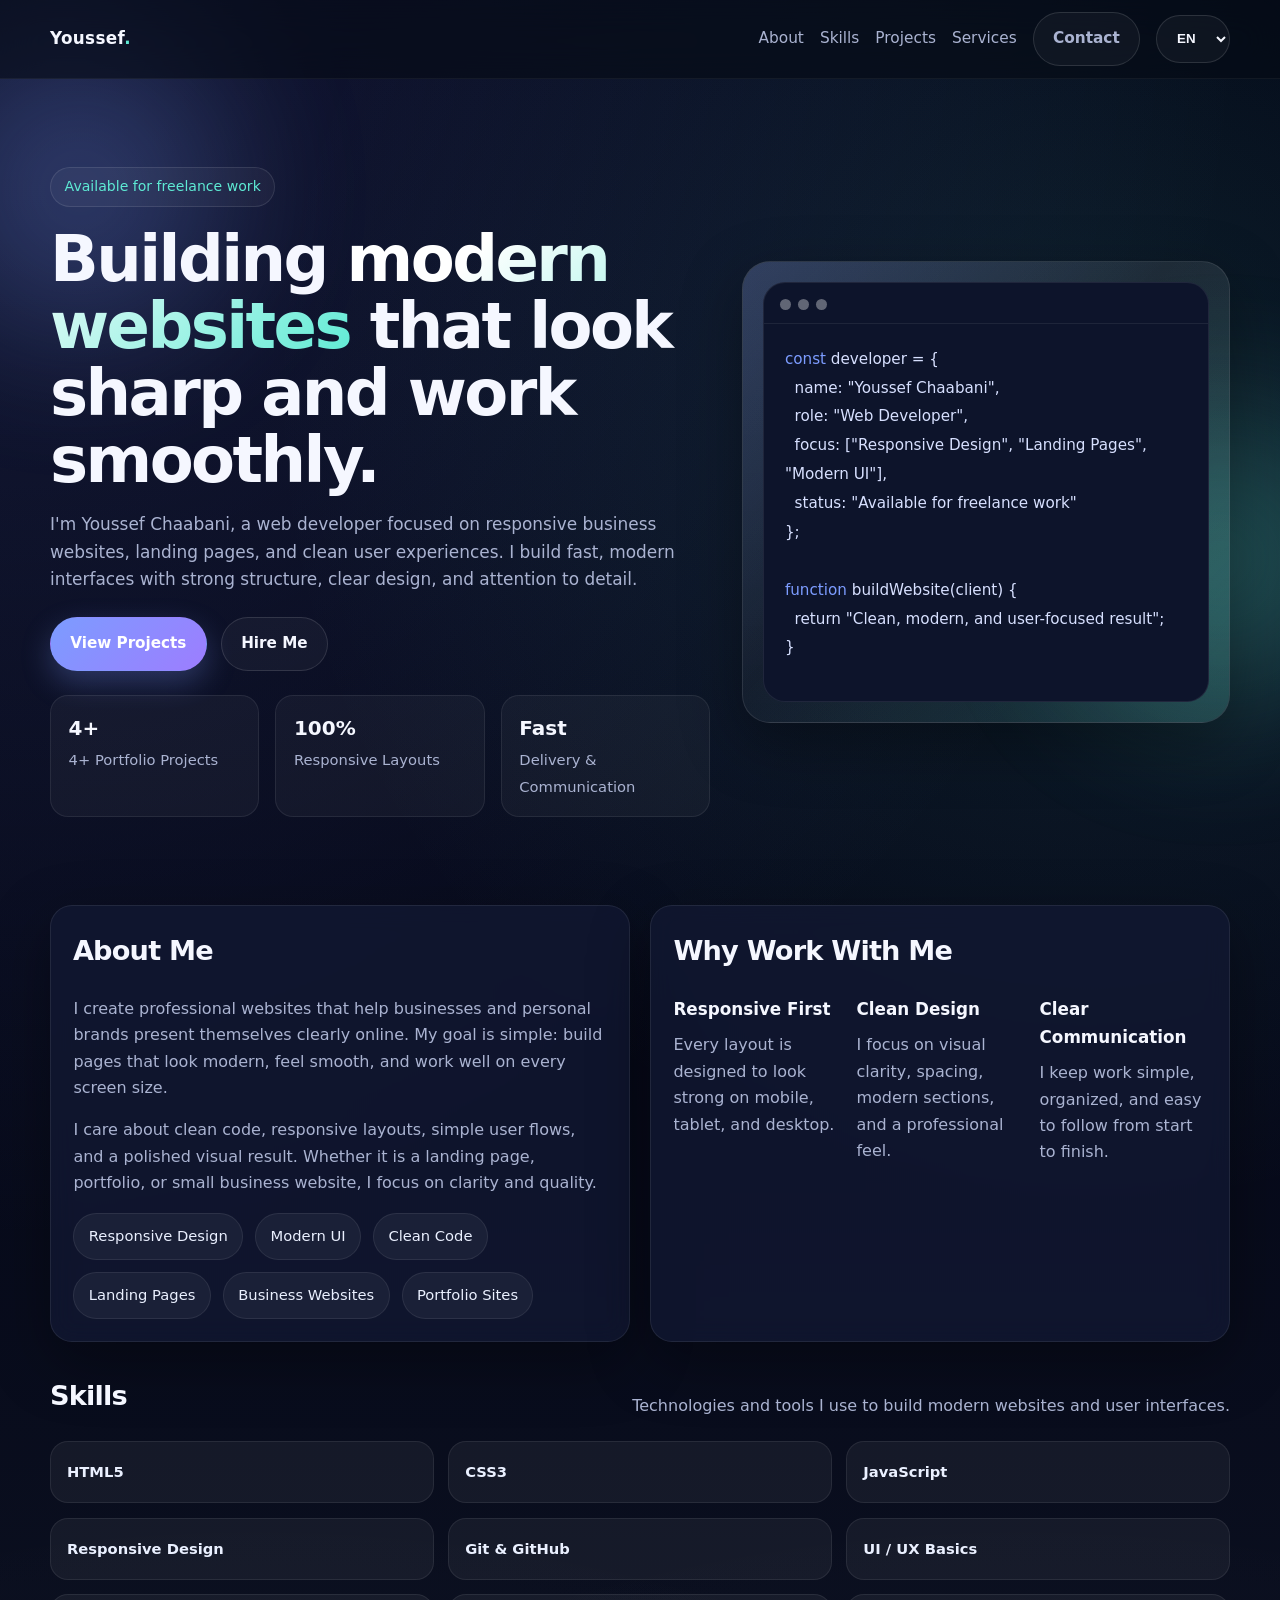
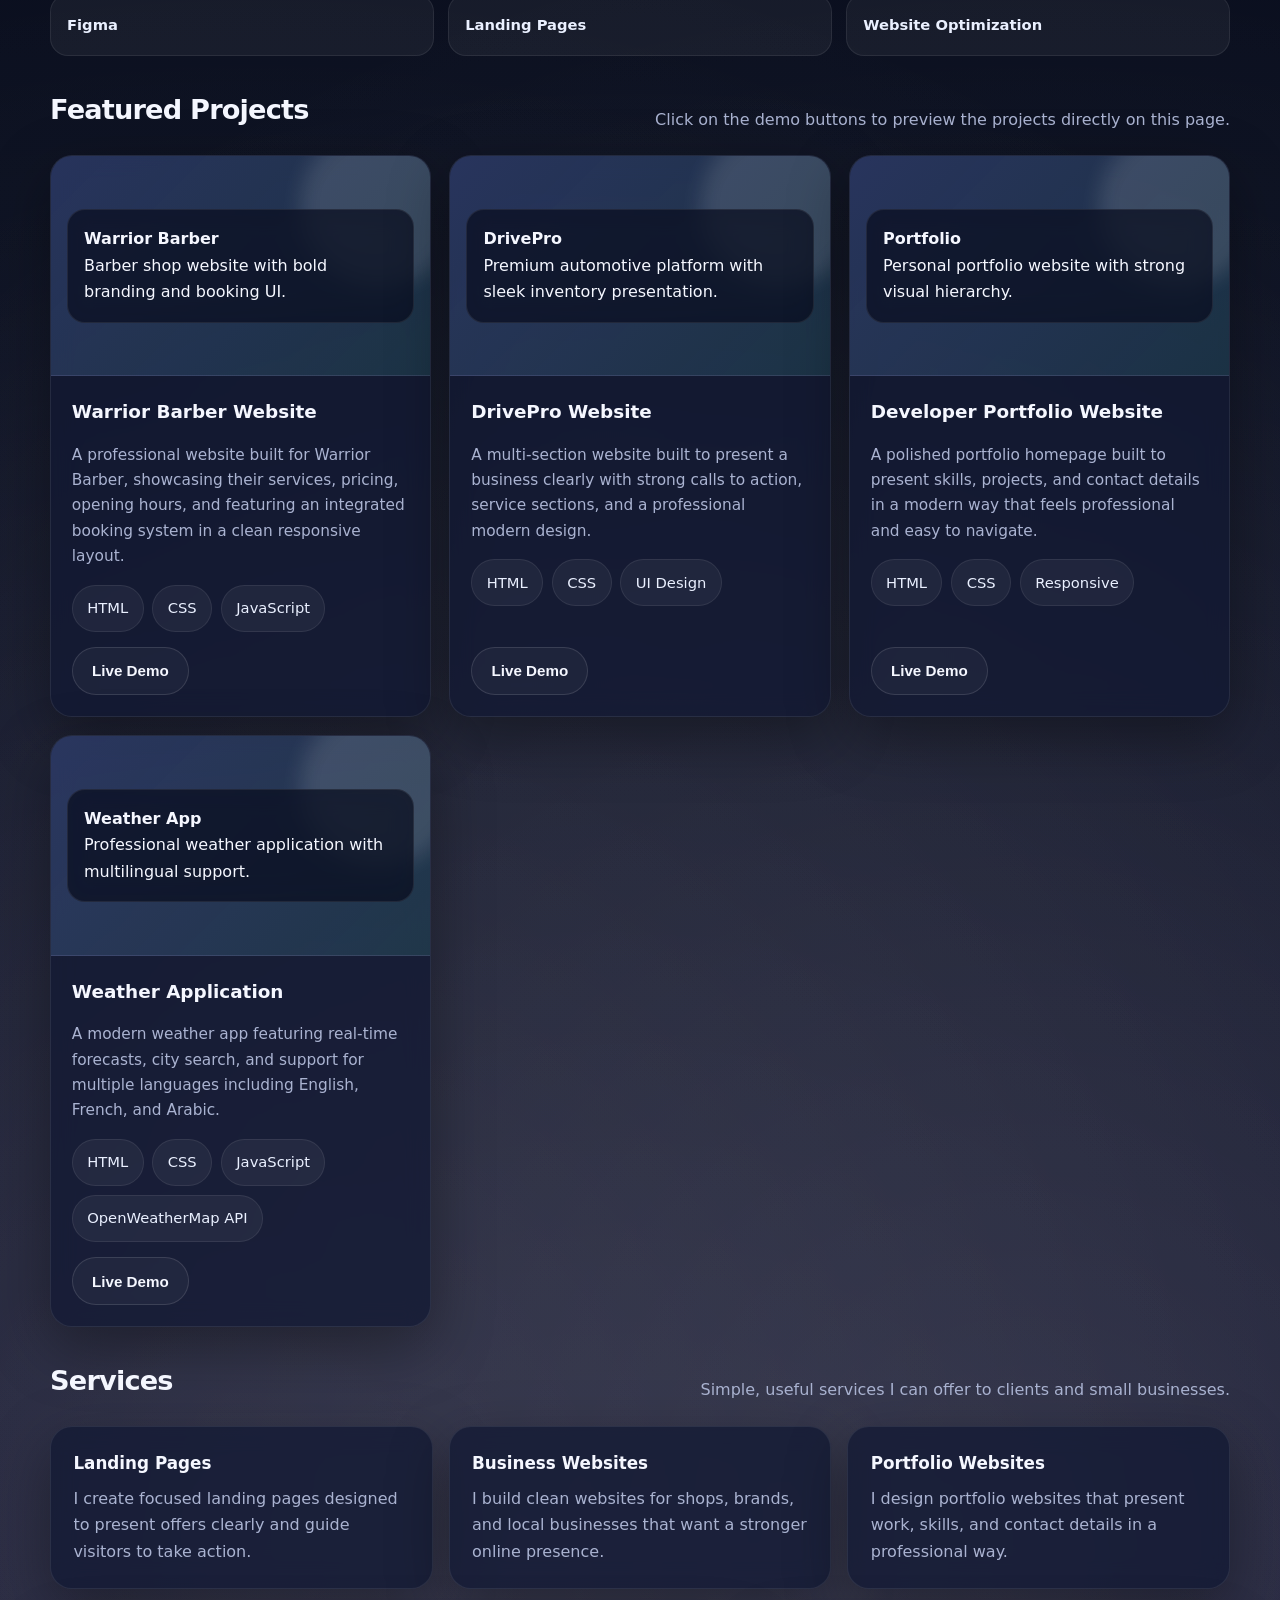
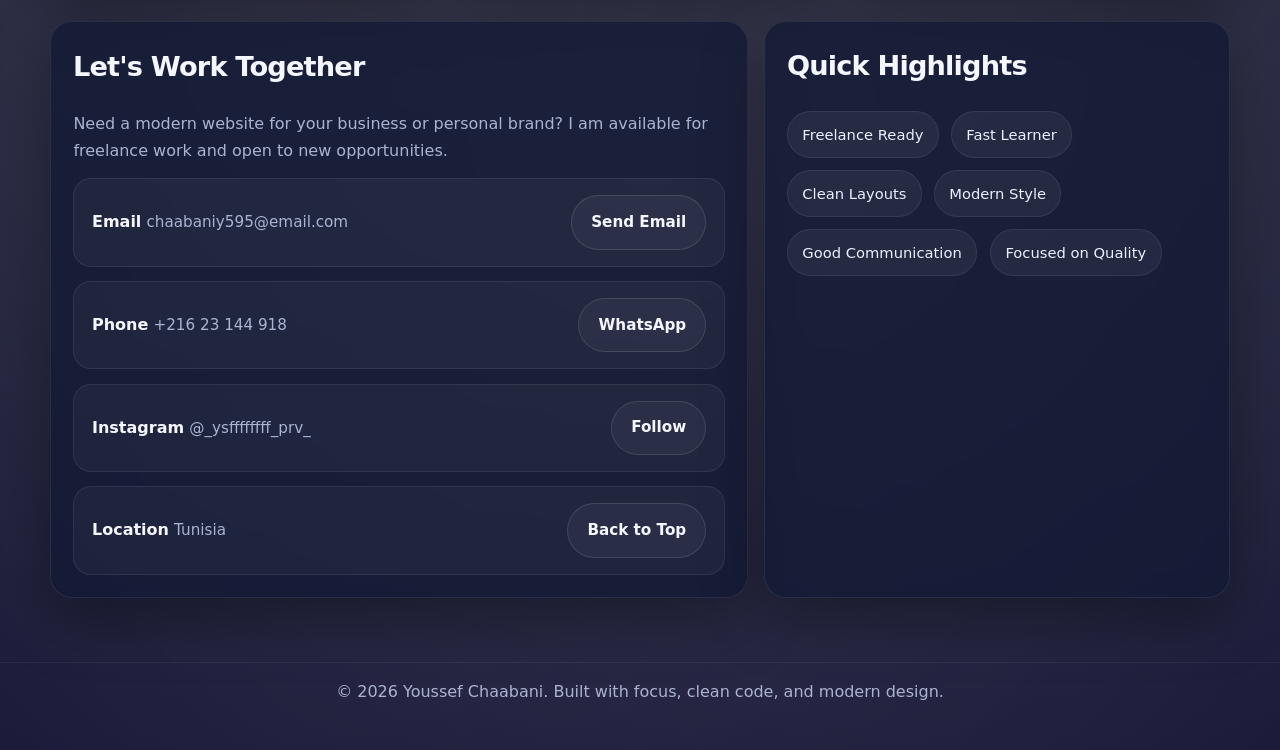
<file: index.html>
<!DOCTYPE html>
<html lang="en">
<head>
  <meta charset="UTF-8" />
  <meta name="viewport" content="width=device-width, initial-scale=1.0" />
  <title>Youssef Chaabani | Web Developer Portfolio</title>
  <meta name="description" content="Portfolio of Youssef Chaabani, a web developer focused on responsive websites, landing pages, and clean user experiences." />
  <style>
    :root {
      --bg: #0b1020;
      --bg-soft: #121933;
      --panel: rgba(18, 25, 51, 0.75);
      --panel-strong: rgba(20, 27, 56, 0.95);
      --text: #f5f7ff;
      --muted: #aab3d1;
      --line: rgba(255, 255, 255, 0.08);
      --brand: #7c9cff;
      --brand-2: #5eead4;
      --shadow: 0 20px 60px rgba(0, 0, 0, 0.35);
      --radius: 22px;
      --container: 1180px;
    }

    * {
      box-sizing: border-box;
      margin: 0;
      padding: 0;
    }

    html {
      scroll-behavior: smooth;
    }

    body {
      font-family: Inter, ui-sans-serif, system-ui, -apple-system, BlinkMacSystemFont, "Segoe UI", sans-serif;
      color: var(--text);
      background:
        radial-gradient(circle at 20% 80%, rgba(255, 255, 255, 0.1) 0%, transparent 50%),
        radial-gradient(circle at 50% 85%, rgba(255, 255, 255, 0.08) 0%, transparent 50%),
        radial-gradient(circle at 80% 80%, rgba(255, 255, 255, 0.1) 0%, transparent 50%),
        radial-gradient(circle at top left, rgba(124, 156, 255, 0.16), transparent 30%),
        radial-gradient(circle at 85% 10%, rgba(94, 234, 212, 0.12), transparent 22%),
        linear-gradient(180deg, #000011 0%, #0b1020 45%, #000022 100%);
      line-height: 1.65;
    }

    img {
      max-width: 100%;
      display: block;
    }

    a {
      color: inherit;
      text-decoration: none;
    }

    .container {
      width: min(100% - 2rem, var(--container));
      margin-inline: auto;
    }

    .blur {
      position: fixed;
      inset: auto;
      width: 280px;
      height: 280px;
      border-radius: 999px;
      filter: blur(80px);
      opacity: 0.28;
      z-index: -1;
      pointer-events: none;
    }

    .blur.one {
      top: 50px;
      left: -60px;
      background: var(--brand);
    }

    .blur.two {
      top: 420px;
      right: -80px;
      background: var(--brand-2);
    }

    .nav-wrap {
      position: sticky;
      top: 0;
      z-index: 1000;
      backdrop-filter: blur(18px);
      background: rgba(6, 10, 21, 0.6);
      border-bottom: 1px solid rgba(255, 255, 255, 0.05);
    }

    nav {
      min-height: 78px;
      display: flex;
      align-items: center;
      justify-content: space-between;
      gap: 1rem;
    }

    .logo {
      font-size: 1.05rem;
      font-weight: 800;
      letter-spacing: 0.02em;
    }

    .logo span {
      color: var(--brand-2);
    }

    .nav-links {
      display: flex;
      align-items: center;
      gap: 1rem;
      flex-wrap: wrap;
    }

    .nav-links a {
      color: var(--muted);
      font-size: 0.96rem;
      transition: 0.25s ease;
    }

    .nav-links a:hover {
      color: var(--text);
    }

    .btn {
      display: inline-flex;
      align-items: center;
      justify-content: center;
      gap: 0.6rem;
      min-height: 48px;
      padding: 0.85rem 1.2rem;
      border-radius: 999px;
      border: 1px solid transparent;
      font-weight: 700;
      font-size: 0.95rem;
      transition: transform 0.2s ease, box-shadow 0.25s ease, border-color 0.25s ease, background 0.25s ease;
      cursor: pointer;
    }

    .btn:hover {
      transform: translateY(-2px);
    }

    .btn-primary {
      background: linear-gradient(135deg, var(--brand), #9d7dff);
      color: white;
      box-shadow: 0 12px 30px rgba(124, 156, 255, 0.28);
    }

    .btn-secondary {
      background: rgba(255, 255, 255, 0.04);
      border-color: rgba(255, 255, 255, 0.12);
      color: var(--text);
    }

    .btn-secondary:hover {
      background: rgba(255, 255, 255, 0.08);
    }

    .nav-actions {
      display: flex;
      align-items: center;
      gap: 1rem;
    }

    .lang-select {
      min-height: 48px;
      border-radius: 999px;
      border: 1px solid rgba(255, 255, 255, 0.12);
      background: rgba(255, 255, 255, 0.04);
      color: var(--text);
      padding: 0 1rem;
      font-weight: 700;
      cursor: pointer;
      transition: background 0.25s ease, border-color 0.25s ease;
    }

    .lang-select:hover {
      background: rgba(255, 255, 255, 0.08);
    }

    .rtl .hero,
    .rtl .project-body,
    .rtl .contact-item,
    .rtl .section-title {
      text-align: right;
    }

    .rtl .nav-links {
      direction: rtl;
    }

    .rtl .search-input,
    .rtl .lang-select {
      direction: rtl;
    }

    .hero {
      padding: 5.5rem 0 3.5rem;
    }

    .hero-grid {
      display: grid;
      grid-template-columns: 1.15fr 0.85fr;
      gap: 2rem;
      align-items: center;
    }

    .eyebrow {
      display: inline-flex;
      align-items: center;
      gap: 0.6rem;
      padding: 0.45rem 0.85rem;
      border: 1px solid rgba(255,255,255,0.1);
      border-radius: 999px;
      background: rgba(255,255,255,0.04);
      color: var(--brand-2);
      font-size: 0.88rem;
      margin-bottom: 1.2rem;
    }

    .hero h1 {
      font-size: clamp(2.4rem, 5vw, 4.8rem);
      line-height: 1.05;
      margin-bottom: 1rem;
      letter-spacing: -0.04em;
    }

    .hero h1 span {
      background: linear-gradient(135deg, #ffffff 25%, var(--brand-2) 100%);
      -webkit-background-clip: text;
      background-clip: text;
      color: transparent;
    }

    .hero p {
      color: var(--muted);
      max-width: 690px;
      font-size: 1.06rem;
      margin-bottom: 1.4rem;
    }

    .hero-actions {
      display: flex;
      flex-wrap: wrap;
      gap: 0.9rem;
      margin-bottom: 1.5rem;
    }

    .hero-stats {
      display: grid;
      grid-template-columns: repeat(3, minmax(0, 1fr));
      gap: 1rem;
    }

    .stat {
      padding: 1rem 1.1rem;
      background: rgba(255,255,255,0.04);
      border: 1px solid rgba(255,255,255,0.08);
      border-radius: 18px;
    }

    .stat strong {
      display: block;
      font-size: 1.25rem;
      margin-bottom: 0.15rem;
    }

    .stat span {
      color: var(--muted);
      font-size: 0.92rem;
    }

    .hero-card {
      position: relative;
      background: linear-gradient(180deg, rgba(255,255,255,0.08), rgba(255,255,255,0.03));
      border: 1px solid rgba(255,255,255,0.1);
      border-radius: 28px;
      padding: 1.25rem;
      box-shadow: var(--shadow);
      overflow: hidden;
    }

    .hero-card::before {
      content: "";
      position: absolute;
      inset: 0;
      background: linear-gradient(135deg, rgba(124,156,255,0.18), transparent 45%, rgba(94,234,212,0.14));
      pointer-events: none;
    }

    .window {
      position: relative;
      border-radius: 22px;
      background: #0d142b;
      border: 1px solid rgba(255,255,255,0.08);
      overflow: hidden;
      min-height: 420px;
    }

    .window-top {
      display: flex;
      align-items: center;
      gap: 0.45rem;
      padding: 1rem 1rem 0.8rem;
      border-bottom: 1px solid rgba(255,255,255,0.07);
    }

    .dot {
      width: 11px;
      height: 11px;
      border-radius: 999px;
      background: rgba(255,255,255,0.35);
    }

    .code-preview {
      padding: 1.3rem;
      color: #dbe6ff;
      font-size: 0.95rem;
      line-height: 1.9;
    }

    .code-preview .line {
      display: block;
      color: #d7e0ff;
    }

    .code-preview .line span {
      color: #7c9cff;
    }

    section {
      padding: 2rem 0 0;
    }

    .section-title {
      display: flex;
      justify-content: space-between;
      align-items: end;
      gap: 1rem;
      margin-bottom: 1.4rem;
    }

    .section-title h2 {
      font-size: clamp(1.7rem, 2vw, 2.4rem);
      letter-spacing: -0.03em;
    }

    .section-title p {
      color: var(--muted);
      max-width: 650px;
    }

    .grid-2 {
      display: grid;
      grid-template-columns: 1fr 1fr;
      gap: 1.25rem;
    }

    .card {
      background: var(--panel);
      border: 1px solid var(--line);
      border-radius: var(--radius);
      box-shadow: var(--shadow);
      padding: 1.4rem;
      backdrop-filter: blur(12px);
    }

    .about p {
      color: var(--muted);
      margin-bottom: 1rem;
    }

    .badge-list,
    .skills-grid,
    .contact-list {
      display: flex;
      flex-wrap: wrap;
      gap: 0.75rem;
    }

    .badge,
    .skill-chip {
      display: inline-flex;
      align-items: center;
      justify-content: center;
      padding: 0.65rem 0.9rem;
      border-radius: 999px;
      background: rgba(255, 255, 255, 0.05);
      border: 1px solid rgba(255,255,255,0.08);
      color: #eaf0ff;
      font-size: 0.92rem;
    }

    .skills-grid {
      display: grid;
      grid-template-columns: repeat(3, minmax(0, 1fr));
      gap: 0.9rem;
    }

    .skill-chip {
      min-height: 62px;
      border-radius: 18px;
      justify-content: flex-start;
      padding-inline: 1rem;
      font-weight: 600;
    }

    .projects-grid {
      display: grid;
      grid-template-columns: repeat(auto-fit, minmax(300px, 1fr));
      gap: 1.15rem;
    }

    .project-card {
      display: flex;
      flex-direction: column;
      overflow: hidden;
      padding: 0;
    }

    .project-image {
      height: 220px;
      display: grid;
      place-items: center;
      background: linear-gradient(135deg, rgba(124,156,255,0.22), rgba(94,234,212,0.12));
      border-bottom: 1px solid var(--line);
      position: relative;
      overflow: hidden;
    }

    .project-image::after {
      content: "";
      position: absolute;
      width: 160px;
      height: 160px;
      border-radius: 50%;
      background: rgba(255,255,255,0.12);
      filter: blur(10px);
      top: -30px;
      right: -30px;
    }

    .project-label {
      position: relative;
      z-index: 1;
      width: calc(100% - 2rem);
      border-radius: 18px;
      background: rgba(10, 14, 31, 0.75);
      border: 1px solid rgba(255,255,255,0.08);
      padding: 1rem;
      backdrop-filter: blur(12px);
    }

    .project-body {
      padding: 1.3rem;
      display: flex;
      flex-direction: column;
      gap: 0.95rem;
      flex: 1;
    }

    .project-body h3 {
      font-size: 1.15rem;
    }

    .project-body p {
      color: var(--muted);
      font-size: 0.96rem;
    }

    .project-tech {
      display: flex;
      flex-wrap: wrap;
      gap: 0.55rem;
    }

    .project-links {
      display: flex;
      gap: 0.8rem;
      flex-wrap: wrap;
      margin-top: auto;
    }

    .project-links a {
      color: var(--brand-2);
      font-weight: 700;
      font-size: 0.94rem;
    }

    .services-grid,
    .why-grid {
      display: grid;
      grid-template-columns: repeat(3, minmax(0, 1fr));
      gap: 1rem;
    }

    .service-card h3,
    .why-card h3 {
      margin-bottom: 0.55rem;
      font-size: 1.05rem;
    }

    .service-card p,
    .why-card p,
    .contact-card p {
      color: var(--muted);
    }

    .contact-grid {
      display: grid;
      grid-template-columns: 1.2fr 0.8fr;
      gap: 1rem;
      margin-bottom: 4rem;
    }

    .contact-list a {
      min-height: 48px;
    }

    .contact-item {
      display: flex;
      align-items: center;
      justify-content: space-between;
      gap: 1rem;
      padding: 1rem 1.1rem;
      border-radius: 18px;
      background: rgba(255,255,255,0.04);
      border: 1px solid rgba(255,255,255,0.08);
      margin-top: 0.9rem;
    }

    .contact-item span {
      color: var(--muted);
      font-size: 0.95rem;
    }

    .project-preview {
      margin-top: 2rem;
      background: rgba(8, 10, 16, 0.98);
      border: 1px solid rgba(247, 225, 160, 0.12);
      border-radius: 28px;
      overflow: hidden;
      display: none;
    }

    .project-preview iframe {
      width: 100%;
      min-height: 620px;
      display: block;
    }

    footer {
      padding: 1rem 0 2.8rem;
      color: var(--muted);
      border-top: 1px solid rgba(255,255,255,0.05);
      text-align: center;
    }

    .reveal {
      opacity: 0;
      transform: translateY(28px);
      transition: opacity 0.65s ease, transform 0.65s ease;
    }

    .reveal.visible {
      opacity: 1;
      transform: translateY(0);
    }

    @media (max-width: 1024px) {
      .hero-grid,
      .grid-2,
      .contact-grid,
      .projects-grid,
      .services-grid,
      .why-grid {
        grid-template-columns: 1fr;
      }

      .skills-grid {
        grid-template-columns: repeat(2, minmax(0, 1fr));
      }

      .hero {
        padding-top: 4.2rem;
      }
    }

    @media (max-width: 760px) {
      nav {
        min-height: 72px;
        align-items: flex-start;
        padding: 1rem 0;
        flex-direction: column;
      }

      .nav-links {
        width: 100%;
        justify-content: space-between;
      }

      .hero-stats,
      .skills-grid {
        grid-template-columns: 1fr;
      }

      .section-title {
        flex-direction: column;
        align-items: flex-start;
      }

      .hero-card {
        padding: 0.9rem;
      }

      .window {
        min-height: auto;
      }
    }
  </style>
</head>
<body>
  <div class="blur one"></div>
  <div class="blur two"></div>

  <div class="nav-wrap">
    <div class="container">
      <nav>
        <a href="#home" class="logo">Youssef<span>.</span></a>
        <div class="nav-actions">
          <div class="nav-links">
            <a id="navAbout" href="#about">About</a>
            <a id="navSkills" href="#skills">Skills</a>
            <a id="navProjects" href="#projects">Projects</a>
            <a id="navServices" href="#services">Services</a>
            <a id="navContact" href="#contact" class="btn btn-secondary">Contact</a>
          </div>
          <select id="languageSelect" class="lang-select">
            <option value="en">EN</option>
            <option value="fr">FR</option>
            <option value="ar">AR</option>
          </select>
        </div>
      </nav>
    </div>
  </div>

  <header class="hero" id="home">
    <div class="container hero-grid">
      <div class="reveal visible">
        <div id="heroEyebrow" class="eyebrow">Available for freelance work</div>
        <h1 id="heroTitle">Building <span>modern websites</span> that look sharp and work smoothly.</h1>
        <p id="heroText">
          I'm Youssef Chaabani, a web developer focused on responsive business websites, landing pages, and clean user experiences.
          I build fast, modern interfaces with strong structure, clear design, and attention to detail.
        </p>

        <div class="hero-actions">
          <a id="heroBtnProjects" href="#projects" class="btn btn-primary">View Projects</a>
          <a id="heroBtnContact" href="#contact" class="btn btn-secondary">Hire Me</a>
        </div>

        <div class="hero-stats">
          <div class="stat">
            <strong>4+</strong>
            <span id="statLabelProjects">Portfolio Projects</span>
          </div>
          <div class="stat">
            <strong>100%</strong>
            <span id="statLabelResponsive">Responsive Layouts</span>
          </div>
          <div class="stat">
            <strong>Fast</strong>
            <span id="statLabelDelivery">Delivery & Communication</span>
          </div>
        </div>
      </div>

      <div class="hero-card reveal">
        <div class="window">
          <div class="window-top">
            <span class="dot"></span>
            <span class="dot"></span>
            <span class="dot"></span>
          </div>
          <div class="code-preview">
            <span class="line"><span>const</span> developer = &#123;</span>
            <span class="line">&nbsp;&nbsp;name: "Youssef Chaabani",</span>
            <span class="line">&nbsp;&nbsp;role: "Web Developer",</span>
            <span class="line">&nbsp;&nbsp;focus: ["Responsive Design", "Landing Pages", "Modern UI"],</span>
            <span class="line">&nbsp;&nbsp;status: "Available for freelance work"</span>
            <span class="line">&#125;;</span>
            <br />
            <span class="line"><span>function</span> buildWebsite(client) &#123;</span>
            <span class="line">&nbsp;&nbsp;return "Clean, modern, and user-focused result";</span>
            <span class="line">&#125;</span>
          </div>
        </div>
      </div>
    </div>
  </header>

  <main>
    <section id="about">
      <div class="container grid-2">
        <div class="card about reveal">
          <div class="section-title">
            <h2 id="aboutTitle">About Me</h2>
          </div>
          <p id="aboutText1">
            I create professional websites that help businesses and personal brands present themselves clearly online.
            My goal is simple: build pages that look modern, feel smooth, and work well on every screen size.
          </p>
          <p id="aboutText2">
            I care about clean code, responsive layouts, simple user flows, and a polished visual result.
            Whether it is a landing page, portfolio, or small business website, I focus on clarity and quality.
          </p>
          <div class="badge-list">
            <span class="badge">Responsive Design</span>
            <span class="badge">Modern UI</span>
            <span class="badge">Clean Code</span>
            <span class="badge">Landing Pages</span>
            <span class="badge">Business Websites</span>
            <span class="badge">Portfolio Sites</span>
          </div>
        </div>

        <div class="card reveal">
          <div class="section-title">
            <h2 id="whyTitle">Why Work With Me</h2>
          </div>
          <div class="why-grid">
            <div class="why-card">
              <h3 id="whyCard1Title">Responsive First</h3>
              <p id="whyCard1Text">Every layout is designed to look strong on mobile, tablet, and desktop.</p>
            </div>
            <div class="why-card">
              <h3 id="whyCard2Title">Clean Design</h3>
              <p id="whyCard2Text">I focus on visual clarity, spacing, modern sections, and a professional feel.</p>
            </div>
            <div class="why-card">
              <h3 id="whyCard3Title">Clear Communication</h3>
              <p id="whyCard3Text">I keep work simple, organized, and easy to follow from start to finish.</p>
            </div>
          </div>
        </div>
      </div>
    </section>

    <section id="skills">
      <div class="container reveal">
        <div class="section-title">
          <h2 id="skillsTitle">Skills</h2>
          <p id="skillsDesc">Technologies and tools I use to build modern websites and user interfaces.</p>
        </div>
        <div class="skills-grid">
          <div class="skill-chip">HTML5</div>
          <div class="skill-chip">CSS3</div>
          <div class="skill-chip">JavaScript</div>
          <div class="skill-chip">Responsive Design</div>
          <div class="skill-chip">Git & GitHub</div>
          <div class="skill-chip">UI / UX Basics</div>
          <div class="skill-chip">Figma</div>
          <div class="skill-chip">Landing Pages</div>
          <div class="skill-chip">Website Optimization</div>
        </div>
      </div>
    </section>

    <section id="projects">
      <div class="container reveal">
        <div class="section-title">
          <h2 id="projectsTitle">Featured Projects</h2>
          <p id="projectsDesc">Click on the demo buttons to preview the projects directly on this page.</p>
        </div>

        <div class="projects-grid">
          <article class="card project-card">
            <div class="project-image">
              <div class="project-label">
                <strong>Warrior Barber</strong>
                <p>Barber shop website with bold branding and booking UI.</p>
              </div>
            </div>
            <div class="project-body">
              <h3>Warrior Barber Website</h3>
              <p>
                A professional website built for Warrior Barber, showcasing their services, pricing, opening hours, and featuring an integrated booking system in a clean responsive layout.
              </p>
              <div class="project-tech">
                <span class="badge">HTML</span>
                <span class="badge">CSS</span>
                <span class="badge">JavaScript</span>
              </div>
              <div class="project-links">
                <button class="btn btn-secondary" data-src="barber.html">Live Demo</button>
              </div>
            </div>
          </article>

          <article class="card project-card">
            <div class="project-image">
              <div class="project-label">
                <strong>DrivePro</strong>
                <p>Premium automotive platform with sleek inventory presentation.</p>
              </div>
            </div>
            <div class="project-body">
              <h3>DrivePro Website</h3>
              <p>
                A multi-section website built to present a business clearly with strong calls to action, service sections, and a professional modern design.
              </p>
              <div class="project-tech">
                <span class="badge">HTML</span>
                <span class="badge">CSS</span>
                <span class="badge">UI Design</span>
              </div>
              <div class="project-links">
                <button class="btn btn-secondary" data-src="car.html">Live Demo</button>
              </div>
            </div>
          </article>

          <article class="card project-card">
            <div class="project-image">
              <div class="project-label">
                <strong>Portfolio</strong>
                <p>Personal portfolio website with strong visual hierarchy.</p>
              </div>
            </div>
            <div class="project-body">
              <h3>Developer Portfolio Website</h3>
              <p>
                A polished portfolio homepage built to present skills, projects, and contact details in a modern way that feels professional and easy to navigate.
              </p>
              <div class="project-tech">
                <span class="badge">HTML</span>
                <span class="badge">CSS</span>
                <span class="badge">Responsive</span>
              </div>
              <div class="project-links">
                <button class="btn btn-secondary" data-src="index.html">Live Demo</button>
              </div>
            </div>
          </article>

          <article class="card project-card">
            <div class="project-image">
              <div class="project-label">
                <strong>Weather App</strong>
                <p>Professional weather application with multilingual support.</p>
              </div>
            </div>
            <div class="project-body">
              <h3>Weather Application</h3>
              <p>
                A modern weather app featuring real-time forecasts, city search, and support for multiple languages including English, French, and Arabic.
              </p>
              <div class="project-tech">
                <span class="badge">HTML</span>
                <span class="badge">CSS</span>
                <span class="badge">JavaScript</span>
                <span class="badge">OpenWeatherMap API</span>
              </div>
              <div class="project-links">
                <button class="btn btn-secondary" data-src="weather.html">Live Demo</button>
              </div>
            </div>
          </article>
        </div>

        <div id="projectPreview" class="project-preview">
          <iframe id="projectFrame" src="" title="Project Preview"></iframe>
        </div>
      </div>
    </section>

    <section id="services">
      <div class="container reveal">
        <div class="section-title">
          <h2 id="servicesTitle">Services</h2>
          <p id="servicesDesc">Simple, useful services I can offer to clients and small businesses.</p>
        </div>

        <div class="services-grid">
          <div class="card service-card">
            <h3 id="service1Title">Landing Pages</h3>
            <p id="service1Text">I create focused landing pages designed to present offers clearly and guide visitors to take action.</p>
          </div>
          <div class="card service-card">
            <h3 id="service2Title">Business Websites</h3>
            <p id="service2Text">I build clean websites for shops, brands, and local businesses that want a stronger online presence.</p>
          </div>
          <div class="card service-card">
            <h3 id="service3Title">Portfolio Websites</h3>
            <p id="service3Text">I design portfolio websites that present work, skills, and contact details in a professional way.</p>
          </div>
        </div>
      </div>
    </section>

    <section id="contact">
      <div class="container contact-grid reveal">
        <div class="card contact-card">
          <div class="section-title">
            <h2 id="contactTitle">Let's Work Together</h2>
          </div>
          <p id="contactText">
            Need a modern website for your business or personal brand? I am available for freelance work and open to new opportunities.
          </p>

          <div class="contact-item">
            <div>
              <strong id="contactEmailLabel">Email</strong>
              <span>chaabaniy595@email.com</span>
            </div>
            <a id="emailButton" href="mailto:chaabaniy595@email.com" class="btn btn-secondary">Send Email</a>
          </div>

          <div class="contact-item">
            <div>
              <strong id="contactPhoneLabel">Phone</strong>
              <span>+216 23 144 918</span>
            </div>
            <a id="whatsappButton" href="https://wa.me/21623144918" target="_blank" rel="noopener noreferrer" class="btn btn-secondary">WhatsApp</a>
          </div>

          <div class="contact-item">
            <div>
              <strong id="contactInstagramLabel">Instagram</strong>
              <span>@_ysffffffff_prv_</span>
            </div>
            <a id="instagramButton" href="https://www.instagram.com/_ysffffffff_prv_?utm_source=qr&igsh=MW5zZjlsamVjMDV5Zg==" target="_blank" rel="noopener noreferrer" class="btn btn-secondary">Follow</a>
          </div>

          <div class="contact-item">
            <div>
              <strong id="contactLocationLabel">Location</strong>
              <span>Tunisia</span>
            </div>
            <a id="backToTopButton" href="#home" class="btn btn-secondary">Back to Top</a>
          </div>
        </div>

        <div class="card reveal">
          <div class="section-title">
            <h2 id="quickHighlightsTitle">Quick Highlights</h2>
          </div>
          <div class="badge-list">
            <span class="badge">Freelance Ready</span>
            <span class="badge">Fast Learner</span>
            <span class="badge">Clean Layouts</span>
            <span class="badge">Modern Style</span>
            <span class="badge">Good Communication</span>
            <span class="badge">Focused on Quality</span>
          </div>
        </div>
      </div>
    </section>
  </main>

  <footer>
    <div class="container">
      <p id="footerText">© 2026 Youssef Chaabani. Built with focus, clean code, and modern design.</p>
    </div>
  </footer>

  <script>
    const observer = new IntersectionObserver((entries) => {
      entries.forEach(entry => {
        if (entry.isIntersecting) {
          entry.target.classList.add('visible');
        }
      });
    }, { threshold: 0.12 });

    document.querySelectorAll('.reveal').forEach((element, index) => {
      if (!element.classList.contains('visible') || index !== 0) {
        observer.observe(element);
      }
    });

    const projectButtons = document.querySelectorAll('[data-src]');
    const projectPreview = document.getElementById('projectPreview');
    const projectFrame = document.getElementById('projectFrame');
    const languageSelect = document.getElementById('languageSelect');
    const root = document.documentElement;

    const translations = {
      en: {
        navAbout: 'About',
        navSkills: 'Skills',
        navProjects: 'Projects',
        navServices: 'Services',
        navContact: 'Contact',
        heroEyebrow: 'Available for freelance work',
        heroTitle: 'Building <span>modern websites</span> that look sharp and work smoothly.',
        heroText: "I'm Youssef Chaabani, a web developer focused on responsive business websites, landing pages, and clean user experiences. I build fast, modern interfaces with strong structure, clear design, and attention to detail.",
        heroBtnProjects: 'View Projects',
        heroBtnContact: 'Hire Me',
        statLabelProjects: '4+ Portfolio Projects',
        statLabelResponsive: 'Responsive Layouts',
        statLabelDelivery: 'Delivery & Communication',
        aboutTitle: 'About Me',
        aboutText1: 'I create professional websites that help businesses and personal brands present themselves clearly online. My goal is simple: build pages that look modern, feel smooth, and work well on every screen size.',
        aboutText2: 'I care about clean code, responsive layouts, simple user flows, and a polished visual result. Whether it is a landing page, portfolio, or small business website, I focus on clarity and quality.',
        whyTitle: 'Why Work With Me',
        whyCard1Title: 'Responsive First',
        whyCard1Text: 'Every layout is designed to look strong on mobile, tablet, and desktop.',
        whyCard2Title: 'Clean Design',
        whyCard2Text: 'I focus on visual clarity, spacing, modern sections, and a professional feel.',
        whyCard3Title: 'Clear Communication',
        whyCard3Text: 'I keep work simple, organized, and easy to follow from start to finish.',
        skillsTitle: 'Skills',
        skillsDesc: 'Technologies and tools I use to build modern websites and user interfaces.',
        projectsTitle: 'Featured Projects',
        projectsDesc: 'Click on the demo buttons to preview the projects directly on this page.',
        servicesTitle: 'Services',
        servicesDesc: 'Simple, useful services I can offer to clients and small businesses.',
        service1Title: 'Landing Pages',
        service1Text: 'I create focused landing pages designed to present offers clearly and guide visitors to take action.',
        service2Title: 'Business Websites',
        service2Text: 'I build clean websites for shops, brands, and local businesses that want a stronger online presence.',
        service3Title: 'Portfolio Websites',
        service3Text: 'I design portfolio websites that present work, skills, and contact details in a professional way.',
        contactTitle: "Let's Work Together",
        contactText: 'Need a modern website for your business or personal brand? I am available for freelance work and open to new opportunities.',
        contactEmailLabel: 'Email',
        emailButton: 'Send Email',
        contactPhoneLabel: 'Phone',
        whatsappButton: 'WhatsApp',
        contactInstagramLabel: 'Instagram',
        instagramButton: 'Follow',
        contactLocationLabel: 'Location',
        backToTopButton: 'Back to Top',
        quickHighlightsTitle: 'Quick Highlights',
        footerText: '© 2026 Youssef Chaabani. Built with focus, clean code, and modern design.'
      },
      fr: {
        navAbout: 'À propos',
        navSkills: 'Compétences',
        navProjects: 'Projets',
        navServices: 'Services',
        navContact: 'Contact',
        heroEyebrow: 'Disponible pour freelance',
        heroTitle: 'Création de <span>sites modernes</span> qui sont élégants et fluides.',
        heroText: "Je suis Youssef Chaabani, développeur web spécialisé dans les sites responsive, les pages de destination et les expériences utilisateur nettes. Je construis des interfaces rapides et modernes avec une structure solide, un design clair et une attention aux détails.",
        heroBtnProjects: 'Voir les projets',
        heroBtnContact: 'Engagez-moi',
        statLabelProjects: '4+ Projets de portfolio',
        statLabelResponsive: 'Layouts Responsive',
        statLabelDelivery: 'Livraison & Communication',
        aboutTitle: 'À propos de moi',
        aboutText1: 'Je crée des sites professionnels qui aident les entreprises et les marques personnelles à se présenter clairement en ligne. Mon objectif est simple : concevoir des pages modernes, fluides et adaptées à toutes les tailles d’écran.',
        aboutText2: 'Je travaille avec du code propre, des mises en page responsives, des flux utilisateur simples et un rendu visuel soigné. Que ce soit une landing page, un portfolio ou un site professionnel, je privilégie la clarté et la qualité.',
        whyTitle: 'Pourquoi travailler avec moi',
        whyCard1Title: 'Responsive en priorité',
        whyCard1Text: 'Chaque mise en page est conçue pour être performante sur mobile, tablette et desktop.',
        whyCard2Title: 'Design épuré',
        whyCard2Text: 'Je mets l’accent sur la clarté visuelle, les espaces, les sections modernes et une sensation professionnelle.',
        whyCard3Title: 'Communication claire',
        whyCard3Text: 'Je garde le travail simple, organisé et facile à suivre du début à la fin.',
        skillsTitle: 'Compétences',
        skillsDesc: 'Technologies et outils que j’utilise pour construire des sites modernes et des interfaces utilisateur.',
        projectsTitle: 'Projets phares',
        projectsDesc: 'Cliquez sur les boutons de démonstration pour prévisualiser les projets directement sur cette page.',
        servicesTitle: 'Services',
        servicesDesc: 'Services simples et utiles que je peux proposer aux clients et aux petites entreprises.',
        service1Title: 'Pages de destination',
        service1Text: 'Je crée des landing pages ciblées conçues pour présenter les offres clairement et guider les visiteurs vers l’action.',
        service2Title: 'Sites professionnels',
        service2Text: 'Je construis des sites clairs pour les boutiques, les marques et les petites entreprises qui veulent une présence en ligne plus forte.',
        service3Title: 'Portfolios',
        service3Text: 'Je conçois des sites portfolio qui présentent le travail, les compétences et les contacts de façon professionnelle.',
        contactTitle: 'Travaillons ensemble',
        contactText: 'Besoin d’un site moderne pour votre entreprise ou votre marque personnelle ? Je suis disponible pour des missions freelance et ouvert à de nouvelles opportunités.',
        contactEmailLabel: 'Email',
        emailButton: 'Envoyer un email',
        contactPhoneLabel: 'Téléphone',
        whatsappButton: 'WhatsApp',
        contactInstagramLabel: 'Instagram',
        instagramButton: 'Suivre',
        contactLocationLabel: 'Localisation',
        backToTopButton: 'Haut de page',
        quickHighlightsTitle: 'Points forts',
        footerText: '© 2026 Youssef Chaabani. Construit avec soin, code propre et design moderne.'
      },
      ar: {
        navAbout: 'نبذة',
        navSkills: 'المهارات',
        navProjects: 'المشاريع',
        navServices: 'الخدمات',
        navContact: 'تواصل',
        heroEyebrow: 'متاح للعمل الحر',
        heroTitle: 'أبني <span>مواقع حديثة</span> بجودة عالية وتجربة سلسة.',
        heroText: 'أنا يوسف الشاعبي، مطور ويب متخصص في مواقع الأعمال المتجاوبة وصفحات الهبوط وتجارب المستخدم النظيفة. أبني واجهات سريعة وحديثة مع بنية قوية وتصميم واضح واهتمام بالتفاصيل.',
        heroBtnProjects: 'عرض المشاريع',
        heroBtnContact: 'تواصل معي',
        statLabelProjects: '4+ مشاريع المحافظ',
        statLabelResponsive: 'تصاميم متجاوبة',
        statLabelDelivery: 'التسليم والتواصل',
        aboutTitle: 'من أنا',
        aboutText1: 'أصمم مواقع احترافية تساعد الشركات والعلامات التجارية في الظهور بوضوح على الإنترنت. هدفي بسيط: بناء صفحات حديثة وسلسة تعمل بشكل جيد على جميع الأجهزة.',
        aboutText2: 'أركز على الشفرة النظيفة والتخطيطات المتجاوبة وتدفقات المستخدم البسيطة ونتيجة بصرية مصقولة. سواء كانت صفحة هبوط أو موقع محفظة أو موقع أعمال، أركز على الوضوح والجودة.',
        whyTitle: 'لماذا تعمل معي',
        whyCard1Title: 'التجاوب أولاً',
        whyCard1Text: 'كل تصميم مصمم ليعمل بشكل ممتاز على الهاتف والجهاز اللوحي وسطح المكتب.',
        whyCard2Title: 'تصميم نظيف',
        whyCard2Text: 'أركز على الوضوح البصري والمساحات والتقسيمات الحديثة والشعور الاحترافي.',
        whyCard3Title: 'تواصل واضح',
        whyCard3Text: 'أجعل العمل بسيطاً ومنظماً وسهل المتابعة من البداية إلى النهاية.',
        skillsTitle: 'المهارات',
        skillsDesc: 'التقنيات والأدوات التي أستخدمها لبناء مواقع حديثة وواجهات مستخدم مميزة.',
        projectsTitle: 'المشاريع المميزة',
        projectsDesc: 'انقر على أزرار العرض لمعاينة المشاريع مباشرة على هذه الصفحة.',
        servicesTitle: 'الخدمات',
        servicesDesc: 'خدمات بسيطة ومفيدة أقدمها للعملاء والشركات الصغيرة.',
        service1Title: 'صفحات هبوط',
        service1Text: 'أصمم صفحات هبوط مركزة لعرض العروض بشكل واضح ودفع الزوار إلى اتخاذ الإجراء.',
        service2Title: 'مواقع أعمال',
        service2Text: 'أبني مواقع نظيفة للمحلات والعلامات التجارية والشركات الصغيرة التي تريد تواجداً أقوى على الإنترنت.',
        service3Title: 'مواقع محافظ',
        service3Text: 'أصمم مواقع محفظة تعرض الأعمال والمهارات والتواصل بطريقة احترافية.',
        contactTitle: 'لنبدأ العمل معاً',
        contactText: 'هل تحتاج موقعاً حديثاً لعملك أو علامتك الشخصية؟ أنا متاح للعمل الحر ومفتوح لفرص جديدة.',
        contactEmailLabel: 'البريد الإلكتروني',
        emailButton: 'إرسال بريد',
        contactPhoneLabel: 'الهاتف',
        whatsappButton: 'واتساب',
        contactInstagramLabel: 'انستغرام',
        instagramButton: 'متابعة',
        contactLocationLabel: 'الموقع',
        backToTopButton: 'العودة للأعلى',
        quickHighlightsTitle: 'أهم النقاط',
        footerText: '© 2026 يوسف الشاعبي. مبني بدقة، كود نظيف، وتصميم حديث.'
      }
    };

    const updateLanguage = (lang) => {
      const selected = translations[lang] || translations.en;
      Object.entries(selected).forEach(([id, text]) => {
        const element = document.getElementById(id);
        if (!element) return;
        if (id === 'heroTitle') {
          element.innerHTML = text;
        } else {
          element.textContent = text;
        }
      });

      root.setAttribute('lang', lang);
      root.setAttribute('dir', lang === 'ar' ? 'rtl' : 'ltr');
      document.body.classList.toggle('rtl', lang === 'ar');
    };

    languageSelect.addEventListener('change', (event) => {
      updateLanguage(event.target.value);
    });

    updateLanguage('en');

    projectButtons.forEach(button => {
      button.addEventListener('click', () => {
        const src = button.getAttribute('data-src');
        if(src && projectFrame) {
          projectFrame.src = src;
          projectPreview.style.display = 'block';
          projectPreview.scrollIntoView({ behavior: 'smooth' });
        }
      });
    });
  </script>
</body>
</html>
</file>
